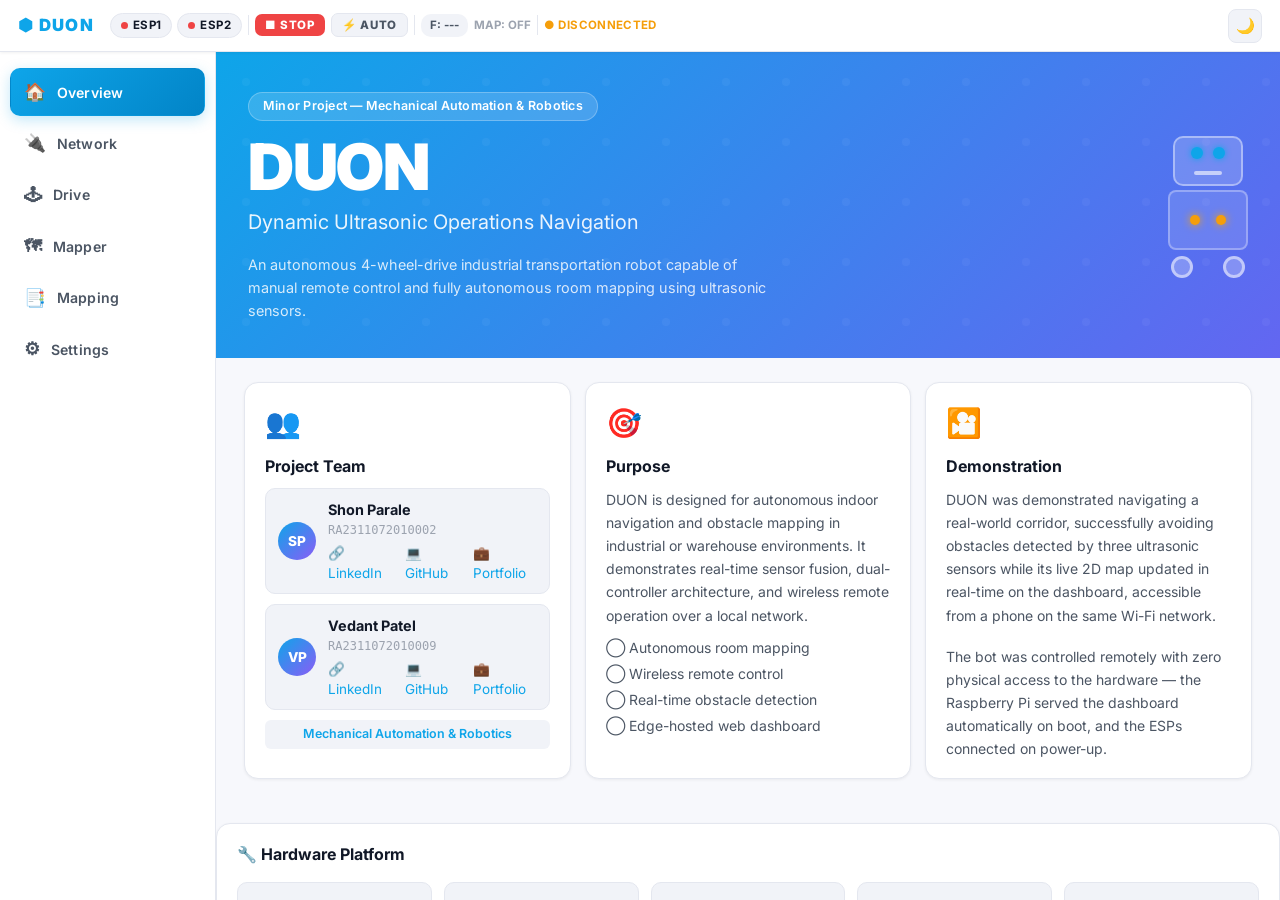
<file: static/index.html>
<!DOCTYPE html>
<html lang="en" data-theme="light">
<head>
  <meta charset="UTF-8" />
  <meta name="viewport" content="width=device-width, initial-scale=1.0, maximum-scale=1.0, user-scalable=no" />
  <title>DUON — Mission Control</title>
  <link rel="preconnect" href="https://fonts.googleapis.com" />
  <link href="https://fonts.googleapis.com/css2?family=Inter:wght@300;400;500;600;700;800;900&display=swap" rel="stylesheet" />
  <link rel="stylesheet" href="/static/css/style.css?v=20260429" />
</head>
<body>

<!-- ════════════ STATUS BAR ════════════ -->
<header class="statusbar" id="statusbar">
  <div class="sb-brand">
    <span class="sb-logo">&#11042; DUON</span>
  </div>

  <div class="sb-island">
    <!-- ESP Indicators -->
    <div class="sb-esp-group">
      <div class="sb-esp-pill" id="sb-esp1-pill">
        <span class="sb-ledot" id="sb-dot1"></span>
        <span class="sb-esp-lbl">ESP1</span>
      </div>
      <div class="sb-esp-pill" id="sb-esp2-pill">
        <span class="sb-ledot" id="sb-dot2"></span>
        <span class="sb-esp-lbl">ESP2</span>
      </div>
    </div>

    <div class="sb-divider"></div>

    <!-- E-Stop controls -->
    <button class="sb-btn sb-estop" id="sb-estop" onclick="manualEStop()">
      &#9632; STOP
    </button>
    <button class="sb-btn sb-auto" id="sb-auto" onclick="sbToggleAutoEStop()">
      &#9889; AUTO
    </button>

    <div class="sb-divider"></div>

    <!-- Live telemetry -->
    <div class="sb-telem" id="sb-sonar-f" title="Front sonar distance">F: ---</div>
    <div class="sb-map-status" id="sb-map-status">MAP: OFF</div>

    <div class="sb-divider"></div>

    <!-- WS status + latency -->
    <div class="sb-ws" id="sb-ws">&#9679; CONNECTING</div>
    <div class="sb-ping" id="sb-ping" title="Browser to server latency"></div>
  </div>

  <div class="sb-right">
    <button class="sb-theme-btn" id="theme-btn" onclick="toggleTheme()" title="Toggle theme">
      <span id="theme-icon">&#9790;</span>
    </button>
  </div>
</header>

<!-- ════════════ SIDEBAR ════════════ -->
<nav class="sidebar" id="sidebar">
  <div class="sidebar-nav">
    <a class="nav-item" data-page="home"     onclick="navigate('home',this)"><span class="nav-ic">&#127968;</span><span class="nav-txt">Overview</span></a>
    <a class="nav-item" data-page="network"  onclick="navigate('network',this)"><span class="nav-ic">&#128268;</span><span class="nav-txt">Network</span></a>
    <a class="nav-item" data-page="drive"    onclick="navigate('drive',this)"><span class="nav-ic">&#128377;</span><span class="nav-txt">Drive</span></a>
    <a class="nav-item" data-page="mapper"   onclick="navigate('mapper',this)"><span class="nav-ic">&#128506;</span><span class="nav-txt">Mapper</span></a>
    <a class="nav-item" data-page="mapping"  onclick="navigate('mapping',this)"><span class="nav-ic">&#128209;</span><span class="nav-txt">Mapping</span></a>
    <a class="nav-item" data-page="settings" onclick="navigate('settings',this)"><span class="nav-ic">&#9881;</span><span class="nav-txt">Settings</span></a>
  </div>
</nav>

<!-- ════════════ MAIN CONTENT ════════════ -->
<main class="main-content">

  <!-- ══ PAGE: OVERVIEW ══ -->
  <section class="page" id="page-home">
    <div class="page-hero">
      <div class="hero-content">
        <div class="hero-badge">Minor Project — Mechanical Automation &amp; Robotics</div>
        <h1 class="hero-title">DUON</h1>
        <p class="hero-sub">Dynamic Ultrasonic Operations Navigation</p>
        <p class="hero-desc">An autonomous 4-wheel-drive industrial transportation robot capable of manual remote control and fully autonomous room mapping using ultrasonic sensors.</p>
      </div>
      <div class="hero-art">
        <div class="robot-art">
          <div class="robot-body">
            <div class="robot-head">
              <div class="robot-eye left"></div>
              <div class="robot-eye right"></div>
              <div class="robot-mouth"></div>
            </div>
            <div class="robot-torso">
              <div class="robot-led" id="art-led1"></div>
              <div class="robot-led" id="art-led2"></div>
            </div>
          </div>
          <div class="robot-wheels">
            <div class="robot-wheel"></div>
            <div class="robot-wheel"></div>
          </div>
        </div>
      </div>
    </div>

    <div class="home-grid">
      <!-- Team Card -->
      <div class="card home-card team-card">
        <div class="home-card-icon">&#128101;</div>
        <h3>Project Team</h3>
        <div class="team-member">
          <div class="team-avatar">SP</div>
          <div>
            <div class="team-name">Shon Parale</div>
            <div class="team-id">RA2311072010002</div>
            <div style="margin-top: 4px; font-size: 0.9em; display: flex; gap: 12px;">
              <a href="https://www.linkedin.com/in/shonparale/" target="_blank" style="color: var(--primary, #0ea5e9); text-decoration: none; display: flex; align-items: center; gap: 4px;">&#128279; LinkedIn</a>
              <a href="https://github.com/ShonParale" target="_blank" style="color: var(--primary, #0ea5e9); text-decoration: none; display: flex; align-items: center; gap: 4px;">&#128187; GitHub</a>
              <a href="https://sites.google.com/view/shonparale/home" target="_blank" style="color: var(--primary, #0ea5e9); text-decoration: none; display: flex; align-items: center; gap: 4px;">&#128188; Portfolio</a>
            </div>
          </div>
        </div>
        <div class="team-member">
          <div class="team-avatar">VP</div>
          <div>
            <div class="team-name">Vedant Patel</div>
            <div class="team-id">RA2311072010009</div>
            <div style="margin-top: 4px; font-size: 0.9em; display: flex; gap: 12px;">
              <a href="https://www.linkedin.com/in/-vedantpatel/" target="_blank" style="color: var(--primary, #0ea5e9); text-decoration: none; display: flex; align-items: center; gap: 4px;">&#128279; LinkedIn</a>
              <a href="https://github.com/vedu007lol" target="_blank" style="color: var(--primary, #0ea5e9); text-decoration: none; display: flex; align-items: center; gap: 4px;">&#128187; GitHub</a>
              <a href="https://drive.google.com/file/d/1U9l_l_AUNgH8ZVXr-0SING72Od8F5QmS/view?usp=sharing" target="_blank" style="color: var(--primary, #0ea5e9); text-decoration: none; display: flex; align-items: center; gap: 4px;">&#128188; Portfolio</a>
            </div>
          </div>
        </div>
        <div class="team-course">Mechanical Automation &amp; Robotics</div>
      </div>

      <!-- Purpose Card -->
      <div class="card home-card">
        <div class="home-card-icon">&#127919;</div>
        <h3>Purpose</h3>
        <p>DUON is designed for autonomous indoor navigation and obstacle mapping in industrial or warehouse environments. It demonstrates real-time sensor fusion, dual-controller architecture, and wireless remote operation over a local network.</p>
        <ul class="feature-list">
          <li>&#9711; Autonomous room mapping</li>
          <li>&#9711; Wireless remote control</li>
          <li>&#9711; Real-time obstacle detection</li>
          <li>&#9711; Edge-hosted web dashboard</li>
        </ul>
      </div>

      <!-- Demonstration Card -->
      <div class="card home-card">
        <div class="home-card-icon">&#127910;</div>
        <h3>Demonstration</h3>
        <p>DUON was demonstrated navigating a real-world corridor, successfully avoiding obstacles detected by three ultrasonic sensors while its live 2D map updated in real-time on the dashboard, accessible from a phone on the same Wi-Fi network.</p>
        <p class="mt8">The bot was controlled remotely with zero physical access to the hardware — the Raspberry Pi served the dashboard automatically on boot, and the ESPs connected on power-up.</p>
      </div>
    </div>

    <!-- Hardware Section -->
    <div class="card mt20">
      <h3 class="section-title">&#128295; Hardware Platform</h3>
      <div class="hw-grid">
        <div class="hw-item">
          <div class="hw-icon">&#128268;</div>
          <div class="hw-name">2x ESP32</div>
          <div class="hw-desc">Dual-core Wi-Fi SoC, one per motor side</div>
        </div>
        <div class="hw-item">
          <div class="hw-icon">&#128267;</div>
          <div class="hw-name">2x BTS7960</div>
          <div class="hw-desc">43A high-current H-bridge motor drivers</div>
        </div>
        <div class="hw-item">
          <div class="hw-icon">&#9881;</div>
          <div class="hw-name">4x Encoder Motors</div>
          <div class="hw-desc">DC motors with positional feedback encoders</div>
        </div>
        <div class="hw-item">
          <div class="hw-icon">&#128268;</div>
          <div class="hw-name">3x HC-SR04</div>
          <div class="hw-desc">Ultrasonic sonars — Left 45°, Front 0°, Right 45°</div>
        </div>
        <div class="hw-item">
          <div class="hw-icon">&#128187;</div>
          <div class="hw-name">Raspberry Pi</div>
          <div class="hw-desc">Headless server &amp; bridge, powered by power bank</div>
        </div>
        <div class="hw-item">
          <div class="hw-icon">&#128267;</div>
          <div class="hw-name">Power Banks</div>
          <div class="hw-desc">Compact LiPo power banks for untethered operation</div>
        </div>
      </div>
    </div>

    <!-- How it works -->
    <div class="card mt20">
      <h3 class="section-title">&#127760; How It Works</h3>
      <div class="steps-grid">
        <div class="step">
          <div class="step-num">01</div>
          <h4>Dual ESP32 Architecture</h4>
          <p>ESP32 #1 controls the left-side motors and all three HC-SR04 ultrasonic sensors. ESP32 #2 controls the right-side motors. Both listen for TCP commands on port 8080.</p>
        </div>
        <div class="step">
          <div class="step-num">02</div>
          <h4>Python Bridge Server</h4>
          <p>The Raspberry Pi (or your laptop) runs this dashboard server. It maintains persistent TCP sockets to both ESPs, forwarding drive commands and streaming sensor data back.</p>
        </div>
        <div class="step">
          <div class="step-num">03</div>
          <h4>WebSocket Dashboard</h4>
          <p>This web dashboard connects via WebSocket to the Python server. Commands you send (WASD, joystick, etc.) are relayed to both ESPs simultaneously in real-time.</p>
        </div>
        <div class="step">
          <div class="step-num">04</div>
          <h4>Autonomous Mapping</h4>
          <p>The sonar mapper uses a wall-following algorithm with configurable pulse/smooth modes, building a live 2D top-down map plotted on the canvas as the robot explores.</p>
        </div>
      </div>
    </div>
  </section>

  <!-- ══ PAGE: NETWORK ══ -->
  <section class="page" id="page-network">
    <div class="page-header">
      <h1>Network</h1>
      <p class="page-sub">Configure and connect to your ESP32 controllers</p>
    </div>

    <div class="grid-2">
      <div class="card">
        <div class="card-header">
          <span class="esp-badge badge-cyan">ESP32 #1</span>
          <span class="card-sub">Left motors + All Sonars</span>
        </div>
        <div class="field-row">
          <label class="field-label">IP Address</label>
          <div class="field-wrap">
            <input class="field-input" id="ip1" type="text" placeholder="192.168.1.xxx" />
            <span class="field-suffix">:8080</span>
          </div>
        </div>
        <div class="conn-footer">
          <div class="conn-ind">
            <span class="ci-dot" id="ci-dot1"></span>
            <span class="ci-text" id="ci-text1">Offline</span>
          </div>
          <button class="btn btn-success" id="cbtn1" onclick="toggleConnect(1)">Connect</button>
        </div>
      </div>

      <div class="card">
        <div class="card-header">
          <span class="esp-badge badge-purple">ESP32 #2</span>
          <span class="card-sub">Right motors</span>
        </div>
        <div class="field-row">
          <label class="field-label">IP Address</label>
          <div class="field-wrap">
            <input class="field-input" id="ip2" type="text" placeholder="192.168.1.xxx" />
            <span class="field-suffix">:8080</span>
          </div>
        </div>
        <div class="conn-footer">
          <div class="conn-ind">
            <span class="ci-dot" id="ci-dot2"></span>
            <span class="ci-text" id="ci-text2">Offline</span>
          </div>
          <button class="btn btn-success" id="cbtn2" onclick="toggleConnect(2)">Connect</button>
        </div>
      </div>
    </div>

    <div class="card mt16">
      <div class="btn-row">
        <button class="btn btn-primary" onclick="saveIPs()">&#128190; Save IPs</button>
        <button class="btn btn-outline" onclick="connectBoth()">Connect Both</button>
        <button class="btn btn-danger-soft" onclick="disconnectBoth()">Disconnect All</button>
      </div>
    </div>

    <!-- QR Code Card -->
    <div class="card mt16">
      <div class="card-header">
        <span class="card-title">Quick Connect — QR Code</span>
        <span class="card-sub">Dynamically reflects current URL (works with Cloudflare)</span>
      </div>
      <div class="qr-layout">
        <div class="qr-box-wrap">
          <div id="qr-container" class="qr-container"></div>
        </div>
        <div class="qr-info">
          <div class="qr-url-display" id="qr-url-text"></div>
          <p class="qr-hint">Scan this QR code with your phone camera to instantly open the dashboard. This QR dynamically shows your current URL — it automatically updates whether you're on local Wi-Fi or using a Cloudflare tunnel.</p>
          <button class="btn btn-outline btn-sm mt8" onclick="generateQR()">&#8635; Regenerate</button>
        </div>
      </div>
    </div>

    <!-- Connection Quality -->
    <div class="card mt16">
      <div class="card-header">
        <span class="card-title">Connection Quality</span>
      </div>
      <div class="ping-grid">
        <div class="ping-item">
          <div class="ping-label">This Device &#8596; Server</div>
          <div class="ping-val" id="ping-ws-val">-- ms</div>
          <div class="ping-bar-wrap"><div class="ping-bar" id="ping-ws-bar"></div></div>
        </div>
        <div class="ping-item">
          <div class="ping-label">ESP32 #1 last data</div>
          <div class="ping-val" id="ping-esp1-val">-- ms</div>
          <div class="ping-bar-wrap"><div class="ping-bar" id="ping-esp1-bar"></div></div>
        </div>
        <div class="ping-item">
          <div class="ping-label">ESP32 #2 last data</div>
          <div class="ping-val" id="ping-esp2-val">-- ms</div>
          <div class="ping-bar-wrap"><div class="ping-bar" id="ping-esp2-bar"></div></div>
        </div>
      </div>
    </div>

    <!-- Log -->
    <div class="card mt16">
      <div class="card-header">
        <span class="card-title">Connection Log</span>
        <button class="btn btn-ghost btn-sm" onclick="clearLog('conn-log')">Clear</button>
      </div>
      <div class="terminal" id="conn-log"></div>
    </div>
  </section>

  <!-- ══ PAGE: DRIVE ══ -->
  <section class="page" id="page-drive" tabindex="-1">
    <div class="page-header">
      <h1>Drive</h1>
      <p class="page-sub">Remote control — touch, click, keyboard, or joystick</p>
    </div>

    <div class="drive-layout">
      <!-- Left: Sonar + Controls -->
      <div class="drive-left">

        <!-- Sonar Gauges -->
        <div class="card">
          <div class="card-header">
            <span class="card-title">Sonar Sensors</span>
            <div class="estop-row">
              <span class="toggle-label">Auto E-Stop</span>
              <label class="switch">
                <input type="checkbox" id="estop-toggle" onchange="syncEStopToggle()">
                <span class="switch-slider"></span>
              </label>
            </div>
          </div>
          <div class="sonar-row">
            <div class="gauge-wrap">
              <svg class="arc-svg" viewBox="0 0 200 110">
                <path class="arc-bg" d="M20,100 A80,80 0 0 1 180,100"/>
                <path class="arc-fill" id="arc-L" d="M20,100 A80,80 0 0 1 180,100" stroke-dasharray="251" stroke-dashoffset="251"/>
                <text class="arc-val" id="arcval-L" x="100" y="80" text-anchor="middle">---</text>
                <text class="arc-unit" x="100" y="96" text-anchor="middle">cm</text>
              </svg>
              <div class="gauge-lbl">Left 45°</div>
            </div>
            <div class="gauge-wrap">
              <svg class="arc-svg" viewBox="0 0 200 110">
                <path class="arc-bg" d="M20,100 A80,80 0 0 1 180,100"/>
                <path class="arc-fill" id="arc-F" d="M20,100 A80,80 0 0 1 180,100" stroke-dasharray="251" stroke-dashoffset="251"/>
                <text class="arc-val" id="arcval-F" x="100" y="80" text-anchor="middle">---</text>
                <text class="arc-unit" x="100" y="96" text-anchor="middle">cm</text>
              </svg>
              <div class="gauge-lbl">Front 0°</div>
            </div>
            <div class="gauge-wrap">
              <svg class="arc-svg" viewBox="0 0 200 110">
                <path class="arc-bg" d="M20,100 A80,80 0 0 1 180,100"/>
                <path class="arc-fill" id="arc-R" d="M20,100 A80,80 0 0 1 180,100" stroke-dasharray="251" stroke-dashoffset="251"/>
                <text class="arc-val" id="arcval-R" x="100" y="80" text-anchor="middle">---</text>
                <text class="arc-unit" x="100" y="96" text-anchor="middle">cm</text>
              </svg>
              <div class="gauge-lbl">Right 45°</div>
            </div>
          </div>
        </div>

        <!-- Control Method 1: D-Pad -->
        <div class="card mt16">
          <div class="card-header">
            <span class="card-title">&#9654; D-Pad Controls</span>
            <span class="ctrl-hint">WASD &middot; Arrows &middot; Num 8/4/6/2 &middot; Space / 5 = Stop</span>
          </div>
          <div class="dpad-center">
            <div class="dpad-grid">
              <button class="dpad-btn fwd" data-cmd="W" id="dbtn-W">
                <svg viewBox="0 0 24 24" fill="none" stroke="currentColor" stroke-width="2.5"><polyline points="18 15 12 9 6 15"/></svg>
              </button>
              <button class="dpad-btn left" data-cmd="A" id="dbtn-A">
                <svg viewBox="0 0 24 24" fill="none" stroke="currentColor" stroke-width="2.5"><polyline points="15 18 9 12 15 6"/></svg>
              </button>
              <button class="dpad-btn xstop" data-cmd="X" id="dbtn-X">
                <svg viewBox="0 0 24 24" fill="currentColor"><rect x="6" y="6" width="12" height="12" rx="2"/></svg>
              </button>
              <button class="dpad-btn right" data-cmd="D" id="dbtn-D">
                <svg viewBox="0 0 24 24" fill="none" stroke="currentColor" stroke-width="2.5"><polyline points="9 18 15 12 9 6"/></svg>
              </button>
              <button class="dpad-btn back" data-cmd="S" id="dbtn-S">
                <svg viewBox="0 0 24 24" fill="none" stroke="currentColor" stroke-width="2.5"><polyline points="6 9 12 15 18 9"/></svg>
              </button>
            </div>
          </div>
        </div>

        <!-- Control Method 2: Omni Joystick -->
        <div class="card mt16">
          <div class="card-header">
            <span class="card-title">&#11096; Omni Joystick</span>
            <span class="ctrl-hint">Drag in any direction · Release = Stop</span>
          </div>
          <div class="joy-omni-wrap">
            <div class="joy-omni-zone" id="omni-zone">
              <div class="omni-ring-outer"></div>
              <div class="omni-ring-dead"></div>
              <div class="omni-crossh-h"></div>
              <div class="omni-crossh-v"></div>
              <div class="omni-knob" id="omni-knob"></div>
            </div>
            <div class="joy-cmd-label" id="omni-cmd-lbl">&#9679; Center</div>
          </div>
        </div>

        <!-- Control Method 4: Dual Joystick -->
        <div class="card mt16">
          <div class="card-header">
            <span class="card-title">&#9705; Dual Axis Joystick</span>
            <span class="ctrl-hint">Left = Fwd/Back &nbsp;&#183;&nbsp; Right = Turn &nbsp;&#183;&nbsp; Release = Stop</span>
          </div>
          <div class="dual-joy-wrap">
            <div class="axis-block">
              <div class="joy-v-track" id="vj-zone">
                <div class="joy-v-knob" id="vj-knob"></div>
              </div>
              <div class="axis-label">FWD / BACK</div>
            </div>
            <div class="dual-joy-sep"></div>
            <div class="axis-block">
              <div class="joy-h-track" id="hj-zone">
                <div class="joy-h-knob" id="hj-knob"></div>
              </div>
              <div class="axis-label">LEFT / RIGHT</div>
            </div>
          </div>
        </div>

      </div><!-- /drive-left -->

      <!-- Right: Log -->
      <div class="drive-right">
        <div class="card drive-log-card">
          <div class="card-header">
            <span class="card-title">Live Log</span>
            <button class="btn btn-ghost btn-sm" onclick="clearLog('cmd-log')">Clear</button>
          </div>
          <div class="terminal drive-terminal" id="cmd-log"></div>
        </div>
      </div>
    </div>
  </section>

  <!-- ══ PAGE: MAPPER ══ -->
  <section class="page" id="page-mapper">
    <div class="page-header">
      <h1>Mapper</h1>
      <p class="page-sub">Autonomous sonar mapping with live 2D canvas</p>
    </div>

    <div class="mapper-layout">
      <div class="card mapper-ctrl-col">
        <div class="mapper-actions">
          <button class="btn btn-primary" id="map-start-btn" onclick="toggleMap()">&#9654; Start Mapping</button>
          <button class="btn btn-outline btn-sm" onclick="clearMap()">&#128465; Clear</button>
        </div>

        <div class="field-row mt16">
          <label class="field-label">Mode</label>
          <select class="field-select" id="map-mode" onchange="sendMapConfig()">
            <option value="pulse">Pulse (Stop &#8594; Scan)</option>
            <option value="smooth">Smooth (Continuous)</option>
          </select>
        </div>

        <div class="slider-list mt8">
          <div class="slider-item">
            <div class="slider-hdr"><span>Pulse</span><b id="lbl-pulse">400</b><span>ms</span></div>
            <input type="range" min="150" max="900" value="400" id="sl-pulse"
              oninput="lbl_pulse.textContent=this.value" onchange="sendMapConfig()">
          </div>
          <div class="slider-item">
            <div class="slider-hdr"><span>Turn</span><b id="lbl-turn">480</b><span>ms</span></div>
            <input type="range" min="250" max="900" value="480" id="sl-turn"
              oninput="lbl_turn.textContent=this.value" onchange="sendMapConfig()">
          </div>
          <div class="slider-item">
            <div class="slider-hdr"><span>Front Thr</span><b id="lbl-ft">35</b><span>cm</span></div>
            <input type="range" min="10" max="80" value="35" id="sl-ft"
              oninput="lbl_ft.textContent=this.value" onchange="sendMapConfig()">
          </div>
          <div class="slider-item">
            <div class="slider-hdr"><span>Diag Thr</span><b id="lbl-dt">25</b><span>cm</span></div>
            <input type="range" min="10" max="60" value="25" id="sl-dt"
              oninput="lbl_dt.textContent=this.value" onchange="sendMapConfig()">
          </div>
        </div>

        <div class="pose-strip mt16">
          <div class="pose-box"><span class="pose-lbl">X</span><span class="pose-val" id="pose-x">0</span><span class="pose-unit">cm</span></div>
          <div class="pose-box"><span class="pose-lbl">Y</span><span class="pose-val" id="pose-y">0</span><span class="pose-unit">cm</span></div>
          <div class="pose-box"><span class="pose-lbl">HDG</span><span class="pose-val" id="pose-h">0&deg;</span></div>
        </div>

        <div class="map-legend mt16">
          <span class="leg-item"><span class="leg-dot" style="background:#ef4444"></span>Wall</span>
          <span class="leg-item"><span class="leg-dot" style="background:#00d4ff"></span>Path</span>
          <span class="leg-item"><span class="leg-dot" style="background:#22c55e"></span>Free</span>
          <span class="leg-item"><span class="leg-dot" style="background:#f1c40f"></span>Bot</span>
        </div>

        <div class="mt16">
          <div class="card-header mb8">
            <span class="card-title">Auto Log</span>
            <button class="btn btn-ghost btn-sm" onclick="clearLog('auto-log')">Clear</button>
          </div>
          <div class="terminal small" id="auto-log"></div>
        </div>
      </div>

      <div class="card canvas-card">
        <div class="canvas-hint">Scroll = Zoom &nbsp;|&nbsp; Drag = Pan &nbsp;|&nbsp; Double-click = Reset</div>
        <div class="canvas-wrap" id="canvas-wrap">
          <canvas id="mapCanvas"></canvas>
        </div>
      </div>
    </div>
  </section>

  <!-- ══ PAGE: SETTINGS ══ -->
  <section class="page" id="page-settings">
    <div class="page-header">
      <h1>Settings</h1>
      <p class="page-sub">Appearance, server control, and help</p>
    </div>

    <div class="settings-layout">
      <!-- Appearance -->
      <div class="card settings-card">
        <h3 class="settings-title">&#127759; Appearance</h3>
        <div class="setting-row">
          <div class="setting-info">
            <div class="setting-name">Dark Mode</div>
            <div class="setting-desc">Switch between light and dark interface</div>
          </div>
          <label class="switch">
            <input type="checkbox" id="settings-theme-toggle" onchange="settingsToggleTheme(this)">
            <span class="switch-slider"></span>
          </label>
        </div>
      </div>

      <!-- Server -->
      <div class="card settings-card">
        <h3 class="settings-title">&#128187; Server Control</h3>
        <div class="setting-row">
          <div class="setting-info">
            <div class="setting-name">Shutdown Server</div>
            <div class="setting-desc">Stops the Python server process and closes this tab</div>
          </div>
          <button class="btn btn-danger" onclick="shutdownServer()">&#9209; Shutdown</button>
        </div>
      </div>

      <!-- Help -->
      <div class="card settings-card">
        <h3 class="settings-title">&#10067; Help &amp; Instructions</h3>
        <div class="setting-row">
          <div class="setting-info">
            <div class="setting-name">User Guide</div>
            <div class="setting-desc">How to use each feature and what each indicator means</div>
          </div>
          <button class="btn btn-primary" onclick="showHelp()">Open Guide</button>
        </div>
      </div>

      <!-- About -->
      <div class="card settings-card">
        <h3 class="settings-title">&#8505; About</h3>
        <div class="about-info">
          <div class="about-row"><span>Project</span><span>DUON — Dynamic Ultrasonic Operations Navigation</span></div>
          <div class="about-row"><span>Course</span><span>Mechanical Automation &amp; Robotics</span></div>
          <div class="about-row"><span>Team</span><span>Shon Parale &amp; Vedant Patel</span></div>
          <div class="about-row"><span>Server</span><span>FastAPI + Uvicorn + WebSockets</span></div>
          <div class="about-row"><span>Tunnel Ready</span><span>Cloudflare compatible (wss:// auto-detect)</span></div>
        </div>
      </div>
    </div>
  </section>


  <!-- ══ PAGE: MAPPING ══ -->
  <section class="page" id="page-mapping">
    <div class="page-header">
      <h1>Mapping</h1>
      <p class="page-sub">Draw room maps, add obstacles, live sonar heat-mapping &amp; autonomous exploration</p>
    </div>

    <!-- Map Manager Bar -->
    <div class="card adv-map-bar">
      <div class="adv-map-bar-inner">
        <select id="adv-map-select" class="field-select adv-map-select">
          <option value="">-- Select Map --</option>
        </select>
        <button class="btn btn-outline btn-sm" onclick="advRefreshList()">&#8635;</button>
        <button class="btn btn-outline btn-sm" onclick="advMapLoad()">&#128196; Load</button>
        <button class="btn btn-primary btn-sm" onclick="advMapNew()">&#43; New</button>
        <button class="btn btn-outline btn-sm" onclick="advMapSave()">&#128190; Save</button>
        <button class="btn btn-outline btn-sm" onclick="advMapClose()">&#215; Close</button>
        <button class="btn btn-danger-soft btn-sm" onclick="advMapDelete()">&#128465; Delete</button>
      </div>
      <!-- Inline new-map input (shown when + New is clicked) -->
      <div id="adv-newmap-inp" style="display:none;align-items:center;gap:8px;width:100%;margin-top:8px;flex-wrap:wrap;">
        <input id="adv-newmap-name" class="adv-field" type="text" placeholder="Map name&hellip;"
          style="flex:1;min-width:140px;"
          onkeydown="if(event.key==='Enter')advMapNewConfirm();if(event.key==='Escape'){this.closest('#adv-newmap-inp').style.display='none';}" />
        <button class="btn btn-success btn-sm" onclick="advMapNewConfirm()">&#10003; Create</button>
        <button class="btn btn-ghost btn-sm" onclick="document.getElementById('adv-newmap-inp').style.display='none'">&#215;</button>
      </div>
      <div class="adv-active-lbl" id="adv-active-lbl">No map loaded</div>
    </div>

    <!-- Two-panel layout -->
    <div class="adv-layout mt16">

      <!-- Left: Controls -->
      <div class="adv-ctrl-col">

        <!-- Room Dimensions -->
        <div class="card">
          <div class="card-header"><span class="card-title">&#127968; Room Dimensions</span></div>
          <div class="adv-dims-grid">
            <div class="field-row">
              <label class="field-label">Width (cm)</label>
              <input class="adv-field" id="adv-room-w" type="number" value="400" min="50" max="5000" />
            </div>
            <div class="field-row">
              <label class="field-label">Height (cm)</label>
              <input class="adv-field" id="adv-room-h" type="number" value="400" min="50" max="5000" />
            </div>
          </div>
          <button class="btn btn-primary btn-sm" onclick="advSetRoom()">&#10003; Apply Room Size</button>
        </div>

        <!-- Obstacles -->
        <div class="card">
          <div class="card-header">
            <span class="card-title">&#9646; Obstacles</span>
            <span class="card-sub">Drag canvas or enter coords</span>
          </div>
          <div class="adv-obs-form">
            <input class="adv-field" id="adv-obs-name" type="text" placeholder="Obstacle name" />
            <div class="adv-coord-grid">
              <input class="adv-field" id="adv-obs-x1" type="number" placeholder="X1 (cm)" />
              <input class="adv-field" id="adv-obs-y1" type="number" placeholder="Y1 (cm)" />
              <input class="adv-field" id="adv-obs-x2" type="number" placeholder="X2 (cm)" />
              <input class="adv-field" id="adv-obs-y2" type="number" placeholder="Y2 (cm)" />
            </div>
            <div class="btn-row">
              <button class="btn btn-primary btn-sm" id="adv-obs-add-btn" onclick="advAddObs()">+ Add Obstacle</button>
              <button class="btn btn-ghost btn-sm" onclick="advCancelEdit()">&#215; Cancel</button>
            </div>
          </div>
          <div class="adv-obs-list" id="adv-obs-list"></div>
        </div>

        <!-- Live Sonar -->
        <div class="card">
          <div class="card-header"><span class="card-title">&#128225; Live Sonar Heat Map</span></div>
          <p class="adv-info-text">Drive the bot from the Drive page — sonar detections are auto-plotted here as amber dots.</p>
          <div class="adv-sonar-vals" id="adv-sonar-vals">L: --- cm &nbsp;|&nbsp; F: --- cm &nbsp;|&nbsp; R: --- cm</div>
          <button class="btn btn-outline btn-sm mt8" onclick="advHeatClear()">&#128465; Clear Heat Map</button>
        </div>

        <!-- Auto Explore -->
        <div class="card">
          <div class="card-header"><span class="card-title">&#129302; Autonomous Explore</span></div>
          <p class="adv-info-text">Bot navigates on its own, avoiding obstacles and building the heat map automatically.</p>
          <button class="btn btn-primary" id="adv-explore-btn" onclick="advToggleExplore()">&#9654; Start Exploring</button>
        </div>

        <!-- Bot Pose -->
        <div class="card">
          <div class="card-header"><span class="card-title">&#128204; Bot Pose (Estimated)</span></div>
          <div class="pose-strip">
            <div class="pose-box"><span class="pose-lbl">X</span><span class="pose-val" id="adv-pose-x">0</span><span class="pose-unit">cm</span></div>
            <div class="pose-box"><span class="pose-lbl">Y</span><span class="pose-val" id="adv-pose-y">0</span><span class="pose-unit">cm</span></div>
            <div class="pose-box"><span class="pose-lbl">HDG</span><span class="pose-val" id="adv-pose-h">0&deg;</span></div>
          </div>
        </div>

        <!-- Navigation -->
        <div class="card">
          <div class="card-header"><span class="card-title">&#128204; Set Bot Position</span><span class="card-sub">Tell system where bot starts</span></div>
          <div class="adv-nav-row">
            <input class="adv-field" id="adv-botpos-x" type="number" placeholder="X (cm)" />
            <input class="adv-field" id="adv-botpos-y" type="number" placeholder="Y (cm)" />
            <input class="adv-field" id="adv-botpos-h" type="number" placeholder="Heading °" min="0" max="359" />
          </div>
          <div class="btn-row mt8">
            <button class="btn btn-outline btn-sm" id="adv-setpos-btn" onclick="advSetCanvasMode('set_pos')">&#9654; Click on Map</button>
            <button class="btn btn-primary btn-sm" onclick="advApplyBotPos()">&#10003; Apply</button>
          </div>
        </div>

        <!-- A to B Navigation -->
        <div class="card">
          <div class="card-header"><span class="card-title">&#128204; A &#8594; B Navigation</span><span class="card-sub">Shortest path, avoids obstacles</span></div>
          <div class="adv-nav-row">
            <input class="adv-field" id="adv-nav-tx" type="number" placeholder="Target X (cm)" />
            <input class="adv-field" id="adv-nav-ty" type="number" placeholder="Target Y (cm)" />
          </div>
          <div class="btn-row mt8">
            <button class="btn btn-outline btn-sm" id="adv-settgt-btn" onclick="advSetCanvasMode('set_target')">&#9654; Click on Map</button>
            <button class="btn btn-success btn-sm" id="adv-nav-btn" onclick="advNavTo()">&#9654; Navigate</button>
            <button class="btn btn-danger btn-sm" onclick="advNavStop()">&#9632; Stop</button>
          </div>
          <div class="adv-nav-status" id="adv-nav-status">Status: Idle</div>
        </div>

        <!-- Legend -->
        <div class="card">
          <div class="card-header"><span class="card-title">&#127968; Legend</span></div>
          <div class="adv-legend">
            <span class="leg-item"><span class="leg-dot" style="background:#ef4444"></span>Obstacle</span>
            <span class="leg-item"><span class="leg-dot" style="background:#fbbf24"></span>Sonar Hit</span>
            <span class="leg-item"><span class="leg-dot" style="background:#f1c40f"></span>Bot</span>
            <span class="leg-item"><span class="leg-dot" style="background:#0ea5e9;border-radius:0"></span>Room</span>
          </div>
        </div>

      </div><!-- /adv-ctrl-col -->

      <!-- Right: Canvas -->
      <div class="card adv-canvas-card">
        <div class="adv-canvas-hint">
          <span id="adv-canvas-mode-lbl">Mode: Draw Obstacle &nbsp;|&nbsp; Scroll=Zoom &nbsp;|&nbsp; Ctrl+Drag=Pan &nbsp;|&nbsp; Dbl-click=Reset</span>
          <div class="adv-canvas-actions">
            <button class="btn btn-ghost btn-sm adv-mode-btn" id="adv-mode-draw" onclick="advSetCanvasMode('draw')" title="Draw obstacles by dragging">&#9634; Draw</button>
            <button class="btn btn-ghost btn-sm adv-mode-btn" id="adv-mode-setpos" onclick="advSetCanvasMode('set_pos')" title="Click to set bot starting position">&#9711; Set Pos</button>
            <button class="btn btn-ghost btn-sm adv-mode-btn" id="adv-mode-settgt" onclick="advSetCanvasMode('set_target')" title="Click to set navigation target">&#9654; Set Target</button>
            <button class="btn btn-ghost btn-sm" onclick="advPanX=0;advPanY=0;advCmPx=1.2;advDraw()">&#8635; Reset</button>
          </div>
        </div>
        <div id="adv-canvas-wrap">
          <canvas id="advCanvas"></canvas>
        </div>
      </div>

    </div><!-- /adv-layout -->
  </section>

</main><!-- /main-content -->

<!-- ════════════ MOBILE BOTTOM NAV ════════════ -->
<nav class="mobile-nav">
  <a class="mob-nav-item" data-page="home"     onclick="navigate('home',this)"><span>&#127968;</span><span>Home</span></a>
  <a class="mob-nav-item" data-page="network"  onclick="navigate('network',this)"><span>&#128268;</span><span>Network</span></a>
  <a class="mob-nav-item" data-page="drive"    onclick="navigate('drive',this)"><span>&#128377;</span><span>Drive</span></a>
  <a class="mob-nav-item" data-page="mapper"   onclick="navigate('mapper',this)"><span>&#128506;</span><span>Mapper</span></a>
  <a class="mob-nav-item" data-page="mapping"  onclick="navigate('mapping',this)"><span>&#128209;</span><span>Mapping</span></a>
  <a class="mob-nav-item" data-page="settings" onclick="navigate('settings',this)"><span>&#9881;</span><span>Settings</span></a>
</nav>

<!-- ════════════ E-STOP MODAL ════════════ -->
<div class="modal-backdrop" id="estop-backdrop">
  <div class="modal estop-modal">
    <div class="modal-icon">&#128680;</div>
    <h2>EMERGENCY STOP</h2>
    <p id="estop-reason">Obstacle detected!</p>
    <p class="modal-note">Robot has been automatically stopped.</p>
    <button class="btn btn-warning" onclick="overrideEStop()">Override — 3s Reverse Window</button>
  </div>
</div>

<!-- ════════════ HELP MODAL ════════════ -->
<div class="modal-backdrop" id="help-backdrop" onclick="closeHelp(event)">
  <div class="modal help-modal">
    <div class="modal-header">
      <h2>&#128218; User Guide</h2>
      <button class="modal-close" onclick="closeHelp()">&#215;</button>
    </div>
    <div class="help-body">
      <div class="help-section">
        <h4>&#128268; Network Page</h4>
        <ul>
          <li><b>IP Address:</b> Enter the IP shown in Arduino Serial Monitor when ESP32 boots on Wi-Fi.</li>
          <li><b>Connect / Disconnect:</b> Click to open or close a TCP socket to each ESP on port 8080.</li>
          <li><b>QR Code:</b> Scan with phone to instantly open dashboard. Updates automatically for Cloudflare tunnels.</li>
          <li><b>Connection Quality:</b> Shows WebSocket latency (browser&#8596;server) and time since last ESP data packet.</li>
        </ul>
      </div>
      <div class="help-section">
        <h4>&#128377; Drive Page</h4>
        <ul>
          <li><b>D-Pad:</b> Click/tap or use <kbd>W</kbd><kbd>A</kbd><kbd>S</kbd><kbd>D</kbd> / Arrow keys. <kbd>Space</kbd> = Stop.</li>
          <li><b>Numpad:</b> Click buttons or use Numpad <kbd>8</kbd><kbd>4</kbd><kbd>6</kbd><kbd>2</kbd>. <kbd>5</kbd> = Stop.</li>
          <li><b>Omni Joystick:</b> Drag the glowing knob in any direction. Release to stop. Works with touch.</li>
          <li><b>Dual Axis:</b> Left stick = forward/backward. Right stick = left/right. Release any stick to stop.</li>
          <li><b>Auto E-Stop:</b> Automatically stops robot when any sonar reads &#8804; 10 cm.</li>
        </ul>
      </div>
      <div class="help-section">
        <h4>&#128506; Mapper Page</h4>
        <ul>
          <li><b>Start Mapping:</b> Robot begins autonomous navigation. It avoids walls and maps free space.</li>
          <li><b>Pulse mode:</b> Robot stops, reads sonar, then moves. More accurate mapping.</li>
          <li><b>Smooth mode:</b> Robot moves continuously, reacting to obstacles in real time.</li>
          <li><b>Map colors:</b> Red = Wall &nbsp; Cyan = Path &nbsp; Green = Free space &nbsp; Yellow diamond = Bot.</li>
          <li><b>Canvas controls:</b> Scroll to zoom, click-drag to pan, double-click to reset view.</li>
        </ul>
      </div>
      <div class="help-section">
        <h4>&#9679; Status Bar</h4>
        <ul>
          <li><b>ESP1/ESP2 dots:</b> Green pulsing = connected. Red = offline.</li>
          <li><b>STOP button:</b> Instantly sends stop command to both ESPs (manual emergency stop).</li>
          <li><b>AUTO button:</b> Arm/disarm the automatic proximity-based emergency stop.</li>
          <li><b>F: xx cm:</b> Live front sonar distance (updates in real-time when ESP1 connected).</li>
          <li><b>MAP: ON/OFF:</b> Shows whether auto-mapping is currently running.</li>
          <li><b>LIVE indicator:</b> Green = WebSocket connected. Flashes with latency in ms.</li>
        </ul>
      </div>
    </div>
  </div>
</div>

<script src="/static/js/qrcode.min.js?v=20260429"></script>
<script src="/static/js/main.js?v=20260429"></script>
<script src="/static/js/mapping.js?v=20260429"></script>
</body>
</html>
</file>
<file: static/css/style.css>
/* ══════════════════════════════════════════════
   DUON Dashboard — Complete CSS Design System
   Default theme: LIGHT  |  Toggle: DARK
══════════════════════════════════════════════ */

@import url('https://fonts.googleapis.com/css2?family=Inter:wght@300;400;500;600;700;800;900&display=swap');

/* ─── CSS Variables ─────────────────────────── */
:root {
  --topbar-h:  52px;
  --sidebar-w: 216px;

  /* Light */
  --bg:          #f7f8fc;
  --surface:     #ffffff;
  --surface-2:   #f1f3f8;
  --border:      #e4e7ef;
  --text:        #111827;
  --text-2:      #4b5563;
  --text-3:      #9ca3af;
  --accent:      #0ea5e9;
  --accent-dk:   #0284c7;
  --accent-glow: rgba(14,165,233,0.25);
  --success:     #22c55e;
  --danger:      #ef4444;
  --warning:     #f59e0b;
  --purple:      #8b5cf6;
  --shadow-sm:   0 1px 3px rgba(0,0,0,0.06);
  --shadow-md:   0 4px 16px rgba(0,0,0,0.08);
  --shadow-lg:   0 16px 48px rgba(0,0,0,0.14);
  --t: 0.2s ease;
}

[data-theme="dark"] {
  --bg:          #0f1117;
  --surface:     #1a1f2e;
  --surface-2:   #232b3e;
  --border:      #2d3748;
  --text:        #f1f5f9;
  --text-2:      #94a3b8;
  --text-3:      #4a5568;
  --shadow-sm:   0 1px 3px rgba(0,0,0,0.3);
  --shadow-md:   0 4px 16px rgba(0,0,0,0.4);
  --shadow-lg:   0 16px 48px rgba(0,0,0,0.6);
}

/* ─── Reset ─────────────────────────────────── */
*, *::before, *::after { box-sizing: border-box; margin: 0; padding: 0; }
html { height: 100%; }
body {
  font-family: 'Inter', -apple-system, BlinkMacSystemFont, sans-serif;
  font-size: 15px;
  line-height: 1.5;
  height: 100vh;
  height: 100dvh;
  overflow: hidden;
  background: var(--bg);
  color: var(--text);
  display: grid;
  grid-template-columns: var(--sidebar-w) 1fr;
  grid-template-rows: var(--topbar-h) 1fr;
  grid-template-areas: "sb sb" "nav main";
  transition: background var(--t), color var(--t);
}

/* ══════════════════════════════════════
   STATUS BAR
══════════════════════════════════════ */
.statusbar {
  grid-area: sb;
  display: flex;
  align-items: center;
  justify-content: space-between;
  gap: 12px;
  padding: 0 18px;
  background: var(--surface);
  border-bottom: 1px solid var(--border);
  box-shadow: var(--shadow-sm);
  z-index: 100;
  transition: background var(--t), border-color var(--t);
  min-width: 0;
}

.sb-brand { flex-shrink: 0; }
.sb-logo {
  font-weight: 900;
  font-size: 1.05rem;
  letter-spacing: 0.08em;
  color: var(--accent);
  user-select: none;
}

.sb-island {
  display: flex;
  align-items: center;
  gap: 6px;
  flex: 1;
  justify-content: flex-start;
  flex-wrap: nowrap;
  overflow-x: auto;
  -webkit-overflow-scrolling: touch;
  scrollbar-width: none;
  -ms-overflow-style: none;
  min-width: 0;
  padding: 0 4px;
}
.sb-island::-webkit-scrollbar { display: none; }

.sb-esp-group { display: flex; gap: 5px; }
.sb-esp-pill {
  display: flex; align-items: center; gap: 5px;
  background: var(--surface-2);
  border: 1px solid var(--border);
  border-radius: 14px;
  padding: 3px 10px;
  font-size: 0.72rem; font-weight: 700;
  transition: background var(--t), border-color var(--t);
}
.sb-esp-lbl { letter-spacing: 0.03em; }

.sb-ledot {
  width: 7px; height: 7px;
  border-radius: 50%;
  background: var(--danger);
  flex-shrink: 0;
  transition: background 0.3s;
}
.sb-ledot.online {
  background: var(--success);
  box-shadow: 0 0 0 2px rgba(34,197,94,0.3);
  animation: ledpulse 2s ease-in-out infinite alternate;
}
@keyframes ledpulse {
  from { box-shadow: 0 0 0 2px rgba(34,197,94,0.2); }
  to   { box-shadow: 0 0 0 5px rgba(34,197,94,0.4); }
}

.sb-divider { width: 1px; height: 20px; background: var(--border); flex-shrink: 0; }

.sb-btn {
  font-family: inherit; font-size: 0.72rem; font-weight: 800;
  letter-spacing: 0.05em;
  border: none; border-radius: 7px;
  padding: 4px 10px; cursor: pointer;
  transition: all 0.15s; white-space: nowrap;
}
.sb-estop {
  background: var(--danger); color: white;
}
.sb-estop:hover  { filter: brightness(1.1); transform: scale(1.04); }
.sb-estop:active { transform: scale(0.97); }

.sb-auto {
  background: var(--surface-2);
  border: 1px solid var(--border);
  color: var(--text-2);
}
.sb-auto.armed { background: var(--success); color: white; border-color: var(--success); }

.sb-telem {
  font-size: 0.72rem; font-weight: 700;
  color: var(--text-2);
  background: var(--surface-2);
  padding: 3px 9px; border-radius: 10px;
  white-space: nowrap;
}
.sb-telem.alert { color: var(--danger); }

.sb-map-status {
  font-size: 0.72rem; font-weight: 700;
  color: var(--text-3); white-space: nowrap;
}
.sb-map-status.on { color: var(--success); }

.sb-ws {
  font-size: 0.72rem; font-weight: 700;
  color: var(--warning); letter-spacing: 0.03em;
  white-space: nowrap;
}
.sb-ws.live { color: var(--success); }

.sb-ping {
  font-size: 0.68rem; font-weight: 600;
  color: var(--text-3); white-space: nowrap;
}

.sb-right { flex-shrink: 0; }

.sb-theme-btn {
  width: 34px; height: 34px;
  border: 1px solid var(--border);
  border-radius: 8px;
  background: var(--surface-2);
  font-size: 0.95rem;
  cursor: pointer;
  display: flex; align-items: center; justify-content: center;
  transition: all 0.2s;
}
.sb-theme-btn:hover { transform: rotate(18deg) scale(1.08); }

/* ══════════════════════════════════════
   SIDEBAR
══════════════════════════════════════ */
.sidebar {
  grid-area: nav;
  background: var(--surface);
  border-right: 1px solid var(--border);
  padding: 16px 10px;
  overflow-y: auto;
  transition: background var(--t), border-color var(--t);
}

.sidebar-nav { display: flex; flex-direction: column; gap: 3px; }

.nav-item {
  display: flex; align-items: center; gap: 11px;
  padding: 10px 13px;
  border-radius: 10px;
  text-decoration: none;
  color: var(--text-2);
  font-size: 0.88rem; font-weight: 600;
  cursor: pointer;
  transition: all var(--t);
  border: 1px solid transparent;
}
.nav-item:hover { background: var(--surface-2); color: var(--text); }
.nav-item.active {
  background: linear-gradient(135deg, var(--accent), var(--accent-dk));
  color: white;
  box-shadow: 0 4px 14px var(--accent-glow);
  border-color: transparent;
}
.nav-ic { font-size: 1.1rem; }
.nav-txt { letter-spacing: 0.01em; }

/* ══════════════════════════════════════
   MAIN CONTENT
══════════════════════════════════════ */
.main-content {
  grid-area: main;
  overflow-y: auto;
  overflow-x: hidden;
  background: var(--bg);
  transition: background var(--t);
}

.page { display: none; padding: 24px; min-height: 100%; }
.page.active { display: block; animation: pagein 0.22s ease; }
@keyframes pagein {
  from { opacity: 0; transform: translateY(6px); }
  to   { opacity: 1; transform: translateY(0); }
}

/* ── Page Header ── */
.page-header { margin-bottom: 20px; }
.page-header h1 { font-size: 1.7rem; font-weight: 800; }
.page-sub  { color: var(--text-2); font-size: 0.875rem; margin-top: 4px; }

/* ══════════════════════════════════════
   CARDS
══════════════════════════════════════ */
.card {
  background: var(--surface);
  border: 1px solid var(--border);
  border-radius: 14px;
  padding: 18px 20px;
  box-shadow: var(--shadow-sm);
  transition: background var(--t), border-color var(--t), box-shadow 0.2s;
}
.card:hover { box-shadow: var(--shadow-md); }

.card-header {
  display: flex; align-items: center;
  justify-content: space-between;
  gap: 10px;
  margin-bottom: 14px;
}
.card-title { font-weight: 700; font-size: 0.9rem; color: var(--text); }
.card-sub   { font-size: 0.78rem; color: var(--text-3); }
.mb8 { margin-bottom: 8px; }

/* ── ESP Badges ── */
.esp-badge {
  font-size: 0.75rem; font-weight: 700;
  padding: 3px 10px; border-radius: 14px;
}
.badge-cyan   { background: rgba(14,165,233,0.12); color: var(--accent); }
.badge-purple { background: rgba(139,92,246,0.12); color: var(--purple); }

/* ── Utility ── */
.grid-2  { display: grid; grid-template-columns: 1fr 1fr; gap: 14px; }
.mt8     { margin-top: 8px; }
.mt16    { margin-top: 16px; }
.mt20    { margin-top: 20px; }
.btn-row { display: flex; gap: 10px; flex-wrap: wrap; }

/* ══════════════════════════════════════
   FORM ELEMENTS
══════════════════════════════════════ */
.field-row  { margin-bottom: 12px; }
.field-label {
  display: block;
  font-size: 0.78rem; font-weight: 600;
  color: var(--text-2); margin-bottom: 5px;
}

.field-wrap {
  display: flex; align-items: stretch;
  background: var(--surface-2);
  border: 1px solid var(--border);
  border-radius: 9px; overflow: hidden;
  transition: border-color 0.2s, box-shadow 0.2s;
}
.field-wrap:focus-within {
  border-color: var(--accent);
  box-shadow: 0 0 0 3px var(--accent-glow);
}
.field-input {
  flex: 1;
  background: transparent; border: none; outline: none;
  padding: 9px 13px;
  font-family: 'Inter', monospace;
  font-size: 0.93rem;
  color: var(--text);
}
.field-suffix {
  padding: 9px 12px;
  border-left: 1px solid var(--border);
  font-size: 0.8rem; font-weight: 600;
  color: var(--text-3);
}

.field-select {
  width: 100%;
  background: var(--surface-2);
  border: 1px solid var(--border);
  border-radius: 9px;
  padding: 9px 13px;
  font-family: inherit; font-size: 0.9rem;
  color: var(--text); outline: none; cursor: pointer;
}
.field-select:focus { border-color: var(--accent); }

/* ── Range Sliders ── */
input[type="range"] {
  -webkit-appearance: none; appearance: none;
  width: 100%; height: 4px;
  background: var(--border); border-radius: 4px;
  outline: none; cursor: pointer;
}
input[type="range"]::-webkit-slider-thumb {
  -webkit-appearance: none;
  width: 17px; height: 17px; border-radius: 50%;
  background: var(--accent);
  box-shadow: 0 0 0 3px var(--accent-glow);
  cursor: pointer;
  transition: box-shadow 0.2s;
}
input[type="range"]::-webkit-slider-thumb:hover { box-shadow: 0 0 0 5px var(--accent-glow); }

/* ══════════════════════════════════════
   BUTTONS
══════════════════════════════════════ */
.btn {
  display: inline-flex; align-items: center; justify-content: center; gap: 6px;
  padding: 8px 18px; border-radius: 9px;
  font-family: inherit; font-size: 0.875rem; font-weight: 600;
  border: 1px solid transparent;
  cursor: pointer; transition: all 0.14s;
  white-space: nowrap; user-select: none;
}
.btn:active { transform: scale(0.96); }
.btn-sm   { padding: 6px 12px; font-size: 0.8rem; border-radius: 7px; }

.btn-primary { background: var(--accent); color: white; box-shadow: 0 2px 8px var(--accent-glow); }
.btn-primary:hover { background: var(--accent-dk); }

.btn-success { background: var(--success); color: white; }
.btn-success:hover { filter: brightness(1.07); }
.btn-success.disconnect { background: var(--danger); }

.btn-outline { background: transparent; border-color: var(--border); color: var(--text-2); }
.btn-outline:hover { border-color: var(--accent); color: var(--accent); }

.btn-danger { background: var(--danger); color: white; }
.btn-danger:hover { filter: brightness(1.1); }

.btn-danger-soft { background: transparent; border-color: rgba(239,68,68,0.25); color: var(--danger); }
.btn-danger-soft:hover { background: rgba(239,68,68,0.07); }

.btn-warning { background: var(--warning); color: white; }
.btn-warning:hover { filter: brightness(1.07); }

.btn-ghost { background: transparent; border: none; color: var(--text-3); }
.btn-ghost:hover { background: var(--surface-2); color: var(--text); border-radius: 7px; }

/* ── Connection Footer ── */
.conn-footer {
  display: flex; align-items: center; justify-content: space-between;
  padding-top: 14px; margin-top: 12px;
  border-top: 1px solid var(--border);
}
.conn-ind { display: flex; align-items: center; gap: 8px; }
.ci-dot {
  width: 9px; height: 9px; border-radius: 50%;
  background: var(--danger); transition: background 0.3s;
}
.ci-dot.online {
  background: var(--success);
  box-shadow: 0 0 0 3px rgba(34,197,94,0.25);
  animation: ledpulse 2s ease-in-out infinite alternate;
}
.ci-text { font-weight: 600; font-size: 0.875rem; color: var(--text-2); }

/* ══════════════════════════════════════
   TERMINAL / LOGS
══════════════════════════════════════ */
.terminal {
  background: var(--bg);
  border: 1px solid var(--border);
  border-radius: 9px;
  padding: 10px 12px;
  height: 200px;
  overflow-y: auto;
  font-family: 'Courier New', Courier, monospace;
  font-size: 0.78rem; line-height: 1.6;
  transition: background var(--t), border-color var(--t);
}
.terminal.small { height: 130px; }
.terminal.drive-terminal { height: calc(100% - 50px); flex: 1; }

.log-line            { color: var(--text-3); }
.log-line.tx         { color: var(--accent); }
.log-line.ok         { color: var(--success); }
.log-line.warn       { color: var(--warning); }
.log-line.error      { color: var(--danger); }

/* Scrollbar */
::-webkit-scrollbar { width: 5px; height: 5px; }
::-webkit-scrollbar-track { background: transparent; }
::-webkit-scrollbar-thumb { background: var(--border); border-radius: 10px; }
::-webkit-scrollbar-thumb:hover { background: var(--accent); }

/* ══════════════════════════════════════
   HOME PAGE
══════════════════════════════════════ */
#page-home { padding: 0; }

.page-hero {
  display: flex;
  align-items: center;
  justify-content: space-between;
  gap: 30px;
  padding: 40px 32px 36px;
  background: linear-gradient(135deg, var(--accent) 0%, #6366f1 100%);
  color: white;
  position: relative;
  overflow: hidden;
}
.page-hero::before {
  content: '';
  position: absolute; inset: 0;
  background: url("data:image/svg+xml,%3Csvg width='60' height='60' viewBox='0 0 60 60' xmlns='http://www.w3.org/2000/svg'%3E%3Cg fill='none' fill-rule='evenodd'%3E%3Cg fill='%23ffffff' fill-opacity='0.04'%3E%3Ccircle cx='30' cy='30' r='4'/%3E%3C/g%3E%3C/g%3E%3C/svg%3E");
  pointer-events: none;
}

.hero-content { flex: 1; position: relative; z-index: 1; }
.hero-badge {
  display: inline-block;
  background: rgba(255,255,255,0.15);
  border: 1px solid rgba(255,255,255,0.25);
  border-radius: 20px;
  padding: 4px 14px;
  font-size: 0.78rem; font-weight: 600;
  margin-bottom: 14px;
  letter-spacing: 0.02em;
}
.hero-title {
  font-size: clamp(2.5rem, 6vw, 4rem);
  font-weight: 900; letter-spacing: -0.02em;
  line-height: 1;
  margin-bottom: 8px;
}
.hero-sub {
  font-size: clamp(1rem, 2.5vw, 1.25rem);
  font-weight: 400; opacity: 0.9;
  margin-bottom: 16px;
}
.hero-desc {
  font-size: 0.9rem; opacity: 0.82; max-width: 520px;
  line-height: 1.6;
}

/* Robot Art */
.hero-art { flex-shrink: 0; position: relative; z-index: 1; }
.robot-art { display: flex; flex-direction: column; align-items: center; gap: 6px; }
.robot-body { display: flex; flex-direction: column; align-items: center; gap: 4px; }
.robot-head {
  width: 70px; height: 50px;
  background: rgba(255,255,255,0.18);
  border: 2px solid rgba(255,255,255,0.4);
  border-radius: 10px;
  display: flex; align-items: center; justify-content: center; gap: 10px;
  flex-wrap: wrap; padding: 8px;
}
.robot-eye {
  width: 12px; height: 12px; border-radius: 50%;
  background: var(--accent);
  box-shadow: 0 0 6px var(--accent);
  animation: blink 3.5s ease-in-out infinite;
}
@keyframes blink {
  0%, 90%, 100% { transform: scaleY(1); }
  95% { transform: scaleY(0.1); }
}
.robot-mouth {
  width: 28px; height: 4px;
  background: rgba(255,255,255,0.6); border-radius: 4px;
}
.robot-torso {
  width: 80px; height: 60px;
  background: rgba(255,255,255,0.12);
  border: 2px solid rgba(255,255,255,0.3);
  border-radius: 8px;
  display: flex; align-items: center; justify-content: space-around;
  padding: 12px;
}
.robot-led {
  width: 10px; height: 10px; border-radius: 50%;
  background: var(--warning);
  box-shadow: 0 0 8px var(--warning);
  animation: ledflash 1.2s ease-in-out infinite alternate;
}
.robot-led:last-child { animation-delay: 0.6s; }
@keyframes ledflash {
  from { opacity: 0.4; }
  to   { opacity: 1; }
}
.robot-wheels { display: flex; gap: 30px; }
.robot-wheel {
  width: 22px; height: 22px; border-radius: 50%;
  background: rgba(255,255,255,0.25);
  border: 3px solid rgba(255,255,255,0.5);
  animation: spin 2s linear infinite;
}
@keyframes spin { to { transform: rotate(360deg); } }

/* Home Cards */
.home-grid {
  display: grid;
  grid-template-columns: repeat(auto-fit, minmax(280px, 1fr));
  gap: 14px;
  padding: 24px 28px;
}
.home-card { display: flex; flex-direction: column; gap: 10px; }
.home-card p { font-size: 0.875rem; color: var(--text-2); line-height: 1.65; }
.home-card h3 { font-size: 1rem; font-weight: 700; }
.home-card-icon { font-size: 1.8rem; }

.team-member {
  display: flex; align-items: center; gap: 12px;
  padding: 10px 12px;
  background: var(--surface-2);
  border-radius: 10px;
  border: 1px solid var(--border);
}
.team-avatar {
  width: 38px; height: 38px; border-radius: 50%;
  background: linear-gradient(135deg, var(--accent), var(--purple));
  color: white; font-weight: 800; font-size: 0.85rem;
  display: flex; align-items: center; justify-content: center;
  flex-shrink: 0;
}
.team-name { font-weight: 700; font-size: 0.9rem; }
.team-id   { font-size: 0.75rem; color: var(--text-3); font-family: monospace; }
.team-course {
  font-size: 0.78rem; font-weight: 600;
  color: var(--accent);
  padding: 5px 10px; background: var(--surface-2);
  border-radius: 6px; text-align: center;
}

.feature-list {
  list-style: none; display: flex; flex-direction: column; gap: 5px;
  font-size: 0.875rem; color: var(--text-2);
}

.section-title { font-size: 1rem; font-weight: 700; margin-bottom: 16px; }

.hw-grid {
  display: grid; grid-template-columns: repeat(auto-fill, minmax(180px, 1fr));
  gap: 12px;
}
.hw-item {
  background: var(--surface-2);
  border: 1px solid var(--border);
  border-radius: 10px; padding: 14px;
  text-align: center;
  transition: background var(--t), transform 0.2s;
}
.hw-item:hover { transform: translateY(-2px); }
.hw-icon { font-size: 1.5rem; margin-bottom: 6px; }
.hw-name { font-size: 0.85rem; font-weight: 700; margin-bottom: 4px; }
.hw-desc { font-size: 0.75rem; color: var(--text-3); line-height: 1.4; }

.steps-grid {
  display: grid; grid-template-columns: repeat(auto-fill, minmax(220px, 1fr));
  gap: 16px;
}
.step { padding: 4px 0; }
.step-num {
  font-size: 2rem; font-weight: 900;
  color: var(--accent); opacity: 0.3;
  line-height: 1; margin-bottom: 6px;
}
.step h4 { font-size: 0.9rem; font-weight: 700; margin-bottom: 6px; }
.step p   { font-size: 0.84rem; color: var(--text-2); line-height: 1.6; }

/* ══════════════════════════════════════
   NETWORK PAGE
══════════════════════════════════════ */
.qr-layout {
  display: flex; align-items: center;
  gap: 24px; flex-wrap: wrap;
}
.qr-box-wrap { flex-shrink: 0; }
.qr-container {
  width: 168px; height: 168px;
  background: white;
  border-radius: 10px;
  display: flex; align-items: center; justify-content: center;
  box-shadow: var(--shadow-md);
  overflow: hidden;
}
.qr-info { flex: 1; min-width: 200px; }
.qr-url-display {
  font-family: monospace; font-size: 0.85rem; font-weight: 700;
  color: var(--accent);
  background: var(--surface-2);
  padding: 8px 12px; border-radius: 8px;
  margin-bottom: 10px; word-break: break-all;
}
.qr-hint { font-size: 0.82rem; color: var(--text-2); line-height: 1.6; }

.ping-grid { display: grid; grid-template-columns: repeat(auto-fit, minmax(180px, 1fr)); gap: 12px; }
.ping-item { display: flex; flex-direction: column; gap: 4px; }
.ping-label { font-size: 0.78rem; font-weight: 600; color: var(--text-2); }
.ping-val   { font-size: 1.4rem; font-weight: 800; color: var(--text); }
.ping-bar-wrap { height: 4px; background: var(--surface-2); border-radius: 4px; overflow: hidden; }
.ping-bar {
  height: 100%; width: 0%;
  background: var(--success); border-radius: 4px;
  transition: width 0.4s, background 0.3s;
}

/* ══════════════════════════════════════
   DRIVE PAGE
══════════════════════════════════════ */
.drive-layout {
  display: grid;
  grid-template-columns: 1fr 340px;
  gap: 14px;
}
.drive-left { display: flex; flex-direction: column; }
.drive-right { display: flex; flex-direction: column; }
.drive-log-card {
  flex: 1;
  display: flex;
  flex-direction: column;
  min-height: 400px;
  position: sticky; top: 0;
}

/* Sonar Gauges */
.sonar-row { display: flex; justify-content: space-around; gap: 8px; flex-wrap: wrap; }
.gauge-wrap { text-align: center; flex: 1; min-width: 120px; max-width: 180px; }
.arc-svg { width: 100%; overflow: visible; }
.arc-bg  { fill: none; stroke: var(--surface-2); stroke-width: 14; stroke-linecap: round; }
.arc-fill {
  fill: none; stroke-width: 14; stroke-linecap: round;
  stroke: var(--success);
  transition: stroke-dashoffset 0.45s cubic-bezier(0.4,0,0.2,1), stroke 0.3s;
}
.arc-val  { font-family: 'Inter', sans-serif; font-size: 28px; font-weight: 800; fill: var(--text); }
.arc-unit { font-family: 'Inter', sans-serif; font-size: 12px; fill: var(--text-3); }
.gauge-lbl { font-size: 0.8rem; font-weight: 600; color: var(--text-2); margin-top: 5px; }

/* Auto E-Stop toggle row */
.estop-row { display: flex; align-items: center; gap: 10px; }
.toggle-label { font-size: 0.8rem; font-weight: 600; color: var(--text-2); }

/* Toggle Switch */
.switch { position: relative; display: inline-block; width: 42px; height: 23px; cursor: pointer; }
.switch input { opacity: 0; width: 0; height: 0; }
.switch-slider {
  position: absolute; inset: 0;
  background: var(--border); border-radius: 23px;
  transition: background 0.3s;
}
.switch-slider::before {
  content: '';
  position: absolute; width: 17px; height: 17px;
  top: 3px; left: 3px;
  border-radius: 50%;
  background: white; box-shadow: 0 1px 4px rgba(0,0,0,0.15);
  transition: transform 0.3s;
}
.switch input:checked + .switch-slider { background: var(--success); }
.switch input:checked + .switch-slider::before { transform: translateX(19px); }

/* D-Pad */
.ctrl-hint { font-size: 0.75rem; color: var(--text-3); }
.dpad-center { display: flex; justify-content: center; padding: 8px 0; }
.dpad-grid {
  display: grid;
  grid-template-columns: repeat(3, 68px);
  grid-template-rows: repeat(3, 68px);
  gap: 10px;
}
.dpad-btn {
  display: flex; align-items: center; justify-content: center;
  border: 1.5px solid var(--border);
  border-radius: 14px;
  background: var(--surface-2);
  color: var(--text-2);
  cursor: pointer;
  transition: all 0.12s;
  user-select: none; touch-action: manipulation;
}
.dpad-btn svg { width: 26px; height: 26px; pointer-events: none; }
.dpad-btn.fwd   { grid-area: 1/2; }
.dpad-btn.left  { grid-area: 2/1; }
.dpad-btn.xstop { grid-area: 2/2; color: var(--danger); background: rgba(239,68,68,0.06); border-color: rgba(239,68,68,0.2); }
.dpad-btn.right { grid-area: 2/3; }
.dpad-btn.back  { grid-area: 3/2; }

.dpad-btn:hover:not(.xstop) { border-color: var(--accent); background: var(--surface); color: var(--accent); }
.dpad-btn.xstop:hover { background: rgba(239,68,68,0.12); }
.dpad-btn.pressed:not(.xstop), .dpad-btn:active:not(.xstop) {
  background: var(--accent); border-color: var(--accent); color: white;
  transform: scale(0.92);
  box-shadow: 0 0 0 4px var(--accent-glow);
}
.dpad-btn.xstop.pressed, .dpad-btn.xstop:active {
  background: var(--danger); border-color: var(--danger); color: white;
  transform: scale(0.92);
  box-shadow: 0 0 0 4px rgba(239,68,68,0.25);
}

/* Drive page invisible focus (needed for keyboard) */
#page-drive:focus { outline: none; }
/* Omni Joystick */
.joy-omni-wrap { display: flex; flex-direction: column; align-items: center; gap: 14px; padding: 8px 0; }
.joy-omni-zone {
  position: relative;
  width: 190px; height: 190px;
  border-radius: 50%;
  background: var(--surface-2);
  border: 2px solid var(--border);
  cursor: grab; touch-action: none;
  user-select: none;
}
.joy-omni-zone:active { cursor: grabbing; }

.omni-ring-outer {
  position: absolute; inset: 0; border-radius: 50%;
  border: 1px dashed var(--border);
  margin: 12px;
  pointer-events: none;
}
.omni-ring-dead {
  position: absolute;
  width: 50px; height: 50px;
  border-radius: 50%;
  border: 1.5px dashed var(--accent);
  top: 50%; left: 50%;
  transform: translate(-50%, -50%);
  opacity: 0.4; pointer-events: none;
}
.omni-crossh-h, .omni-crossh-v {
  position: absolute;
  background: var(--border);
  pointer-events: none;
}
.omni-crossh-h { width: 100%; height: 1px; top: 50%; left: 0; transform: translateY(-50%); }
.omni-crossh-v { height: 100%; width: 1px; left: 50%; top: 0; transform: translateX(-50%); }

.omni-knob {
  position: absolute;
  width: 50px; height: 50px;
  border-radius: 50%;
  background: linear-gradient(145deg, var(--accent), var(--accent-dk));
  top: 50%; left: 50%;
  transform: translate(-50%, -50%);
  box-shadow: 0 4px 16px var(--accent-glow);
  pointer-events: none;
  transition: box-shadow 0.2s;
}
.joy-omni-zone.active .omni-knob { box-shadow: 0 0 0 8px var(--accent-glow); }
.joy-cmd-label {
  font-size: 0.8rem; font-weight: 700;
  color: var(--text-2);
  padding: 4px 14px;
  background: var(--surface-2); border: 1px solid var(--border);
  border-radius: 12px;
}

/* Dual Joystick */
.dual-joy-wrap { display: flex; align-items: center; justify-content: center; gap: 20px; padding: 12px 0; flex-wrap: wrap; }
.dual-joy-sep { width: 1px; height: 120px; background: var(--border); }
.axis-block { display: flex; flex-direction: column; align-items: center; gap: 12px; }
.axis-label { font-size: 0.75rem; font-weight: 600; color: var(--text-3); }

.joy-v-track {
  width: 60px; height: 160px;
  background: var(--surface-2);
  border: 2px solid var(--border);
  border-radius: 30px;
  position: relative;
  cursor: grab; touch-action: none;
  user-select: none;
}
.joy-v-knob {
  width: 46px; height: 46px; border-radius: 50%;
  background: linear-gradient(145deg, var(--success), #16a34a);
  position: absolute; top: 50%; left: 50%;
  transform: translate(-50%, -50%);
  box-shadow: 0 3px 12px rgba(34,197,94,0.35);
  pointer-events: none;
}

.joy-h-track {
  width: 160px; height: 60px;
  background: var(--surface-2);
  border: 2px solid var(--border);
  border-radius: 30px;
  position: relative;
  cursor: grab; touch-action: none;
  user-select: none;
}
.joy-h-knob {
  width: 46px; height: 46px; border-radius: 50%;
  background: linear-gradient(145deg, var(--warning), #d97706);
  position: absolute; top: 50%; left: 50%;
  transform: translate(-50%, -50%);
  box-shadow: 0 3px 12px rgba(245,158,11,0.35);
  pointer-events: none;
}

/* ══════════════════════════════════════
   MAPPER PAGE
══════════════════════════════════════ */
.mapper-layout {
  display: grid;
  grid-template-columns: 280px 1fr;
  gap: 14px;
  height: calc(100vh - var(--topbar-h) - 100px);
}
.mapper-ctrl-col { overflow-y: auto; display: flex; flex-direction: column; gap: 0; }
.mapper-actions { display: flex; gap: 8px; flex-wrap: wrap; }

.slider-list { display: flex; flex-direction: column; gap: 12px; }
.slider-item {}
.slider-hdr { display: flex; justify-content: space-between; font-size: 0.78rem; font-weight: 500; color: var(--text-2); margin-bottom: 5px; }
.slider-hdr b { color: var(--accent); font-weight: 700; }

.pose-strip { display: flex; gap: 8px; }
.pose-box {
  flex: 1; display: flex; flex-direction: column; align-items: center;
  padding: 9px 6px;
  background: var(--surface-2); border: 1px solid var(--border);
  border-radius: 9px; text-align: center;
}
.pose-lbl  { font-size: 0.68rem; font-weight: 700; color: var(--text-3); letter-spacing: 0.06em; }
.pose-val  { font-size: 1.15rem; font-weight: 800; color: var(--accent); display: block; margin: 3px 0; }
.pose-unit { font-size: 0.68rem; color: var(--text-3); }

.map-legend { display: flex; gap: 10px; flex-wrap: wrap; }
.leg-item { display: flex; align-items: center; gap: 5px; font-size: 0.78rem; color: var(--text-2); font-weight: 500; }
.leg-dot { width: 8px; height: 8px; border-radius: 50%; flex-shrink: 0; }

.canvas-card { display: flex; flex-direction: column; overflow: hidden; padding: 0; }
.canvas-hint { padding: 8px 14px; font-size: 0.73rem; color: var(--text-3); border-bottom: 1px solid var(--border); flex-shrink: 0; }

.canvas-wrap {
  flex: 1; position: relative; overflow: hidden;
  background: var(--bg); cursor: grab;
  border-radius: 0 0 14px 14px;
}
.canvas-wrap:active { cursor: grabbing; }
#mapCanvas { position: absolute; top: 0; left: 0; width: 100%; height: 100%; display: block; }

/* ══════════════════════════════════════
   SETTINGS PAGE
══════════════════════════════════════ */
.settings-layout { display: flex; flex-direction: column; gap: 14px; max-width: 680px; }
.settings-card {}
.settings-title { font-size: 1rem; font-weight: 700; color: var(--text); margin-bottom: 16px; }

.setting-row {
  display: flex; align-items: center; justify-content: space-between;
  gap: 20px;
}
.setting-info {}
.setting-name { font-size: 0.9rem; font-weight: 600; }
.setting-desc { font-size: 0.8rem; color: var(--text-2); margin-top: 2px; }

.about-info { display: flex; flex-direction: column; gap: 8px; }
.about-row {
  display: flex; align-items: center; gap: 16px;
  padding: 7px 0; border-bottom: 1px solid var(--border);
  font-size: 0.85rem;
}
.about-row:last-child { border-bottom: none; }
.about-row span:first-child { color: var(--text-3); font-weight: 600; min-width: 100px; }
.about-row span:last-child  { color: var(--text); }

/* ══════════════════════════════════════
   MODALS
══════════════════════════════════════ */
.modal-backdrop {
  display: none;
  position: fixed; inset: 0;
  background: rgba(0,0,0,0.55);
  z-index: 500;
  align-items: center; justify-content: center;
  padding: 20px;
  backdrop-filter: blur(5px);
}
.modal-backdrop.active { display: flex; }

.modal {
  background: var(--surface);
  border: 1px solid var(--border);
  border-radius: 16px; padding: 32px;
  box-shadow: var(--shadow-lg);
  animation: modalpop 0.22s ease;
  max-height: 90vh; overflow-y: auto;
}

@keyframes modalpop {
  from { opacity: 0; transform: scale(0.92) translateY(14px); }
  to   { opacity: 1; transform: scale(1) translateY(0); }
}

.estop-modal {
  text-align: center; max-width: 380px;
  border-color: var(--danger);
  box-shadow: var(--shadow-lg), 0 0 40px rgba(239,68,68,0.3);
}
.modal-icon { font-size: 3rem; margin-bottom: 10px; }
.estop-modal h2 { font-size: 1.4rem; font-weight: 800; color: var(--danger); margin-bottom: 10px; }
.estop-modal p  { font-size: 0.9rem; color: var(--text-2); margin-bottom: 6px; }
.modal-note     { font-size: 0.82rem; margin-bottom: 22px; }

.help-modal { width: 640px; max-width: 100%; padding: 0; }
.modal-header {
  display: flex; align-items: center; justify-content: space-between;
  padding: 20px 24px; border-bottom: 1px solid var(--border);
}
.modal-header h2 { font-size: 1.1rem; font-weight: 700; }
.modal-close {
  background: none; border: none; font-size: 1.3rem;
  cursor: pointer; color: var(--text-2);
  line-height: 1; padding: 4px;
}
.help-body { padding: 20px 24px; display: flex; flex-direction: column; gap: 20px; }
.help-section h4 { font-size: 0.9rem; font-weight: 700; margin-bottom: 8px; color: var(--accent); }
.help-section ul { list-style: none; display: flex; flex-direction: column; gap: 7px; padding-left: 4px; }
.help-section li { font-size: 0.84rem; color: var(--text-2); line-height: 1.5; }
.help-section b  { color: var(--text); font-weight: 600; }
kbd {
  display: inline-block; padding: 1px 6px;
  background: var(--surface-2); border: 1px solid var(--border);
  border-radius: 4px; font-size: 0.78rem; font-family: monospace;
}

/* ══════════════════════════════════════
   MOBILE NAV
══════════════════════════════════════ */
.mobile-nav { display: none; }

/* ══════════════════════════════════════
   RESPONSIVE
══════════════════════════════════════ */
@media (max-width: 1100px) {
  :root { --sidebar-w: 60px; }
  .nav-txt { display: none; }
  .nav-item { justify-content: center; padding: 12px; }
  .nav-ic { font-size: 1.25rem; }
  .drive-layout { grid-template-columns: 1fr; }
  .drive-log-card { position: static; min-height: 250px; }
  .drive-terminal { height: 200px; }
}

@media (max-width: 768px) {
  body {
    grid-template-columns: 1fr;
    grid-template-rows: var(--topbar-h) 1fr auto;
    grid-template-areas: "sb" "main" "mobnav";
    overflow: hidden;
  }
  .sidebar { display: none; }
  .sb-island { gap: 4px; }
  .sb-telem, .sb-map-status, .sb-ping { display: none; }
  .sb-logo { font-size: 0.9rem; }

  .main-content { overflow-y: auto; }
  .page { padding: 16px; }

  .grid-2 { grid-template-columns: 1fr; }
  .drive-layout { grid-template-columns: 1fr; }
  .mapper-layout { grid-template-columns: 1fr; height: auto; }
  .home-grid { padding: 16px; }
  .page-hero { flex-direction: column; padding: 28px 20px; }
  .hero-art { display: none; }
  .sonar-row { justify-content: center; }
  .gauge-wrap { min-width: 100px; }

  .mobile-nav {
    grid-area: mobnav;
    display: flex;
    background: var(--surface);
    border-top: 1px solid var(--border);
    box-shadow: 0 -4px 16px rgba(0,0,0,0.08);
    z-index: 200;
    padding-bottom: env(safe-area-inset-bottom);
    min-height: 64px;
  }
  .mob-nav-item {
    flex: 1; display: flex; flex-direction: column; align-items: center;
    gap: 3px; padding: 10px 4px;
    font-size: 0.65rem; font-weight: 600;
    color: var(--text-3); cursor: pointer;
    text-decoration: none; transition: color 0.2s;
  }
  .mob-nav-item span:first-child { font-size: 1.15rem; }
  .mob-nav-item.active { color: var(--accent); }

  .dual-joy-sep { display: none; }
  .dual-joy-wrap { gap: 30px; }

  .settings-layout { max-width: 100%; }
}

@media (max-width: 480px) {
  .numpad-grid { grid-template-columns: repeat(3, 60px); grid-template-rows: repeat(3, 52px); gap: 6px; }
  .dpad-grid   { grid-template-columns: repeat(3, 60px); grid-template-rows: repeat(3, 60px); gap: 8px; }
}

/* ══════════════════════════════════════
   ADVANCED MAPPING PAGE
══════════════════════════════════════ */
.adv-map-bar {
  display: flex; align-items: center; justify-content: space-between;
  gap: 10px; flex-wrap: wrap; padding: 12px 16px;
}
.adv-map-bar-inner { display: flex; align-items: center; gap: 8px; flex-wrap: wrap; flex: 1; }
.adv-map-select { min-width: 160px; max-width: 220px; padding: 7px 11px; font-size: 0.85rem; }
.adv-active-lbl {
  font-size: 0.8rem; font-weight: 700; color: var(--accent);
  white-space: nowrap; padding: 4px 10px;
  background: var(--surface-2); border-radius: 8px; border: 1px solid var(--border);
}

.adv-layout {
  display: grid; grid-template-columns: 290px 1fr;
  gap: 14px; height: calc(100vh - var(--topbar-h) - 160px); min-height: 500px;
}
.adv-ctrl-col {
  overflow-y: auto; display: flex; flex-direction: column;
  gap: 12px; padding-right: 2px;
}

.adv-dims-grid { display: grid; grid-template-columns: 1fr 1fr; gap: 10px; margin-bottom: 10px; }
.adv-field {
  width: 100%; background: var(--surface-2); border: 1px solid var(--border);
  border-radius: 8px; padding: 8px 11px;
  font-family: inherit; font-size: 0.88rem; color: var(--text);
  outline: none; transition: border-color 0.2s, box-shadow 0.2s;
}
.adv-field:focus { border-color: var(--accent); box-shadow: 0 0 0 3px var(--accent-glow); }

.adv-obs-form { display: flex; flex-direction: column; gap: 8px; margin-bottom: 12px; }
.adv-coord-grid { display: grid; grid-template-columns: 1fr 1fr; gap: 6px; }

.adv-obs-list { display: flex; flex-direction: column; gap: 7px; max-height: 240px; overflow-y: auto; }
.adv-obs-empty { font-size: 0.8rem; color: var(--text-3); text-align: center; padding: 14px 0; }
.adv-obs-item {
  background: var(--surface-2); border: 1px solid var(--border);
  border-radius: 9px; padding: 9px 12px;
  display: flex; flex-direction: column; gap: 4px; transition: border-color 0.2s;
}
.adv-obs-item:hover { border-color: var(--accent); }
.adv-obs-name { font-size: 0.85rem; font-weight: 700; color: var(--text); }
.adv-obs-coords { font-size: 0.72rem; color: var(--text-3); font-family: monospace; }
.adv-obs-btns { display: flex; gap: 6px; margin-top: 4px; }

.adv-info-text { font-size: 0.8rem; color: var(--text-2); line-height: 1.5; margin-bottom: 8px; }
.adv-sonar-vals {
  font-size: 0.82rem; font-weight: 700; color: var(--accent);
  background: var(--surface-2); border: 1px solid var(--border);
  border-radius: 8px; padding: 8px 12px; text-align: center; font-family: monospace;
}
#adv-explore-btn { width: 100%; padding: 10px 18px; font-size: 0.9rem; }
.adv-legend { display: flex; gap: 10px; flex-wrap: wrap; }

.adv-canvas-card { display: flex; flex-direction: column; overflow: hidden; padding: 0; }
.adv-canvas-hint {
  padding: 8px 14px; font-size: 0.73rem; color: var(--text-3);
  border-bottom: 1px solid var(--border); flex-shrink: 0;
  display: flex; align-items: center; justify-content: space-between;
  flex-wrap: wrap; gap: 8px;
}
.adv-canvas-hint span { white-space: nowrap; }
.adv-canvas-actions { display: flex; gap: 6px; }
#adv-canvas-wrap {
  flex: 1; position: relative; overflow: hidden;
  background: var(--bg); cursor: crosshair;
  border-radius: 0 0 14px 14px; min-height: 300px;
}
#advCanvas { position: absolute; top: 0; left: 0; width: 100%; height: 100%; display: block; }

@media (max-width: 1100px) { .adv-layout { grid-template-columns: 260px 1fr; } }

/* ── Mapping page: tablet / phone refinements ── */
@media (max-width: 1024px) {
  .adv-layout { height: calc(100vh - var(--topbar-h) - 200px); }
  #adv-canvas-wrap { min-height: 420px; }
}
@media (max-width: 768px) {
  .adv-map-bar-inner { overflow-x: auto; padding-bottom: 4px; flex-wrap: wrap; }
  .adv-layout { height: auto; gap: 10px; }
  #adv-canvas-wrap { min-height: 50vh; }
  .adv-ctrl-col { gap: 10px; }
  .adv-dims-grid { grid-template-columns: 1fr 1fr; }
  .adv-coord-grid { grid-template-columns: 1fr 1fr; }
}
@media (max-width: 480px) {
  .adv-map-bar-inner { gap: 6px; }
  .adv-map-bar-inner .btn { padding: 6px 9px; font-size: 0.75rem; }
  #adv-canvas-wrap { min-height: 55vw; }
}

/* ── Navigation panel ─────────────────────────────────────── */
.adv-nav-row {
  display: grid;
  grid-template-columns: 1fr 1fr;
  gap: 6px;
  margin-bottom: 4px;
}
.adv-nav-row input:only-child,
.adv-nav-row input:nth-child(3) {
  grid-column: 1 / -1;
}
.adv-nav-status {
  margin-top: 8px;
  font-size: 0.8rem;
  font-weight: 600;
  color: var(--text-3);
  padding: 6px 8px;
  background: var(--surface-2);
  border-radius: 6px;
}
.adv-mode-btn {
  transition: border-color 0.2s;
  border: 1.5px solid transparent;
}
.adv-mode-btn:hover { border-color: var(--accent); }

/* ── Success / Danger button variants ────────────────────── */
.btn-success {
  background: var(--success, #22c55e);
  color: #fff;
  border: none;
}
.btn-success:hover { filter: brightness(1.1); }
.btn-danger {
  background: #ef4444;
  color: #fff;
  border: none;
}
.btn-danger:hover { filter: brightness(1.1); }
</file>
